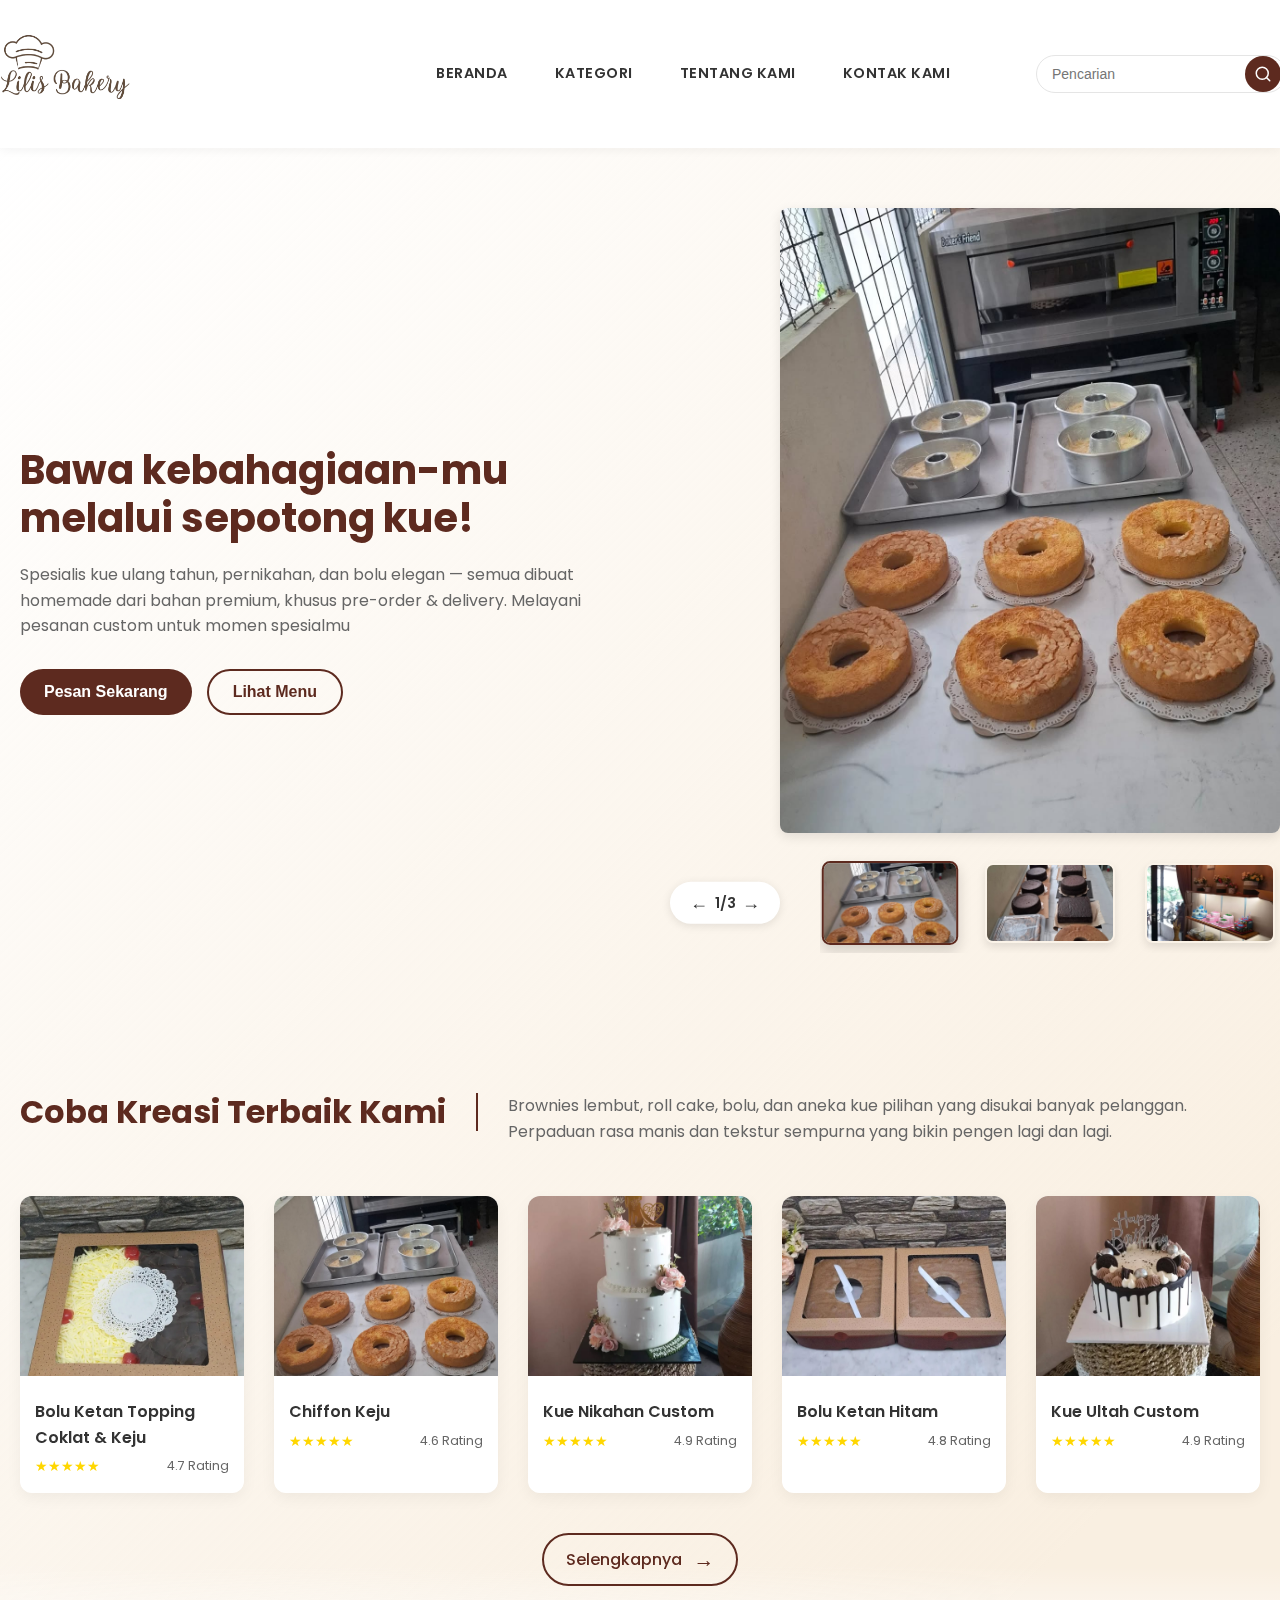
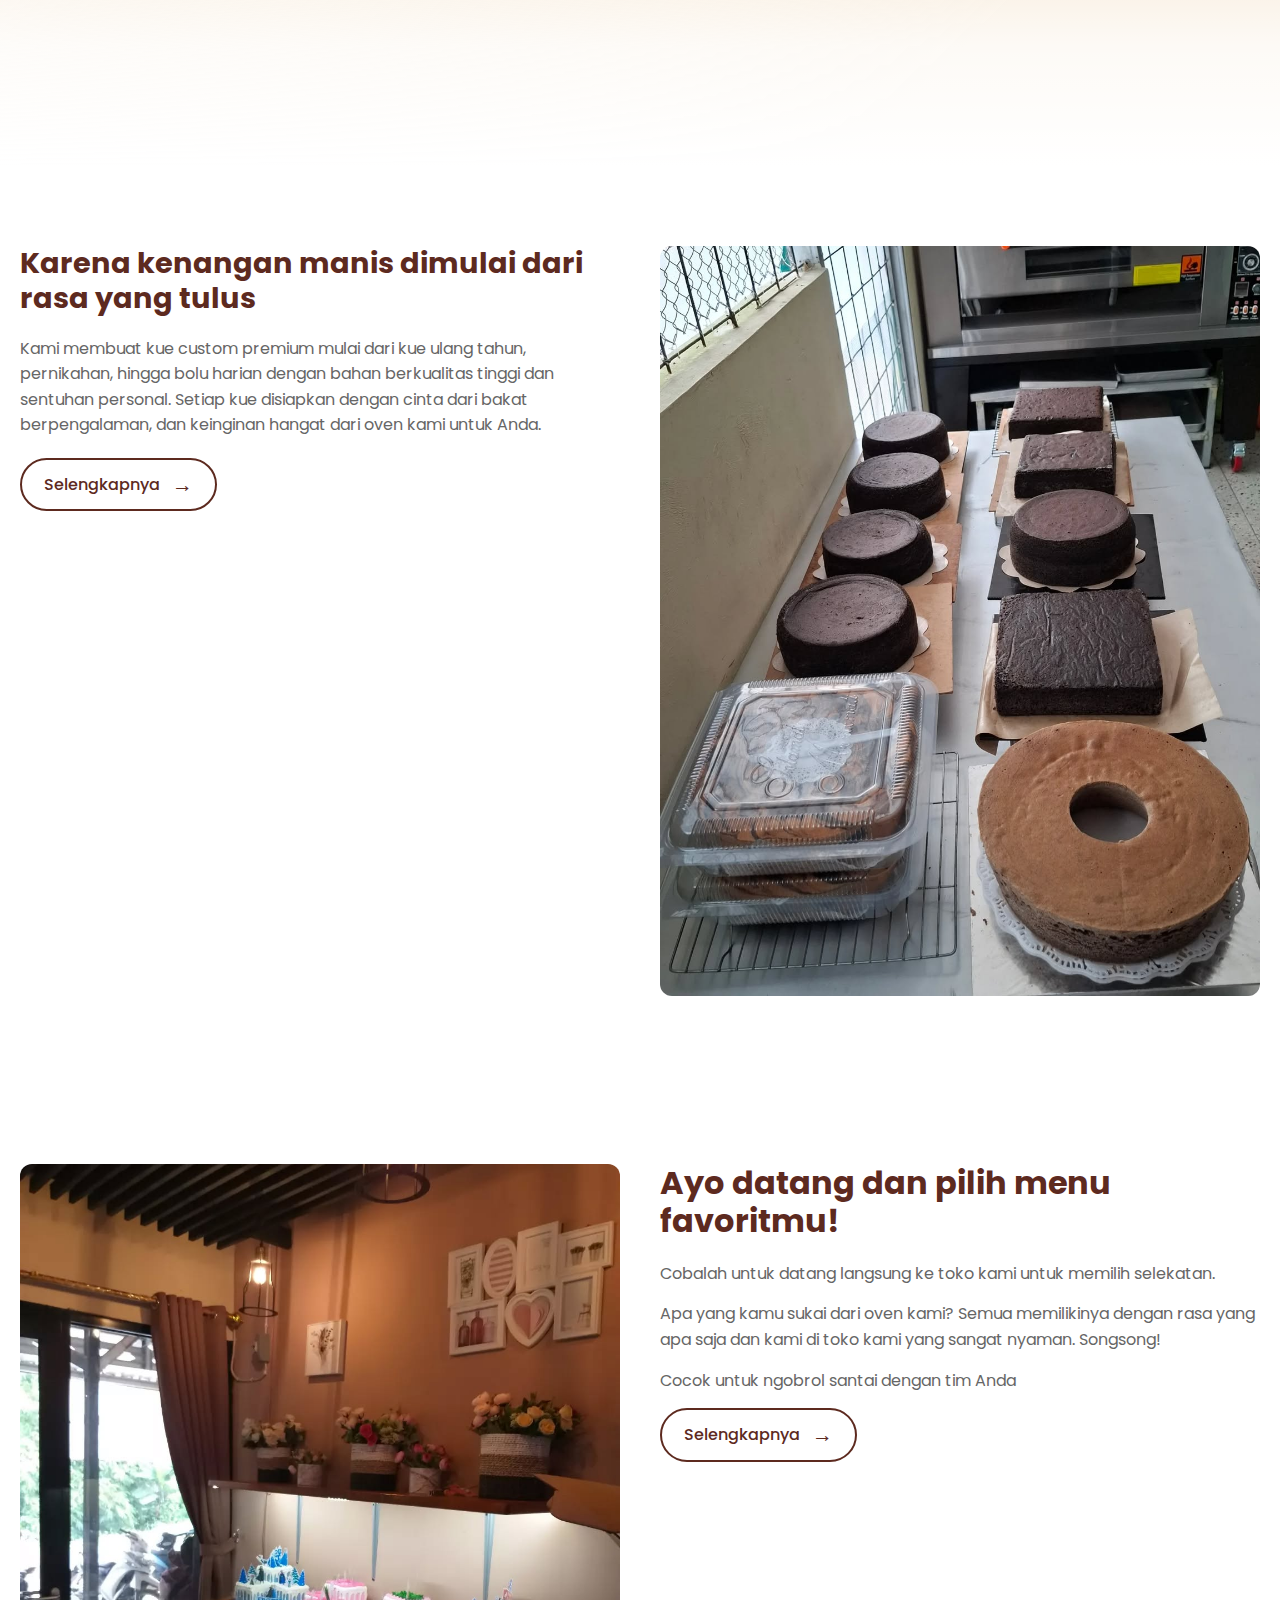
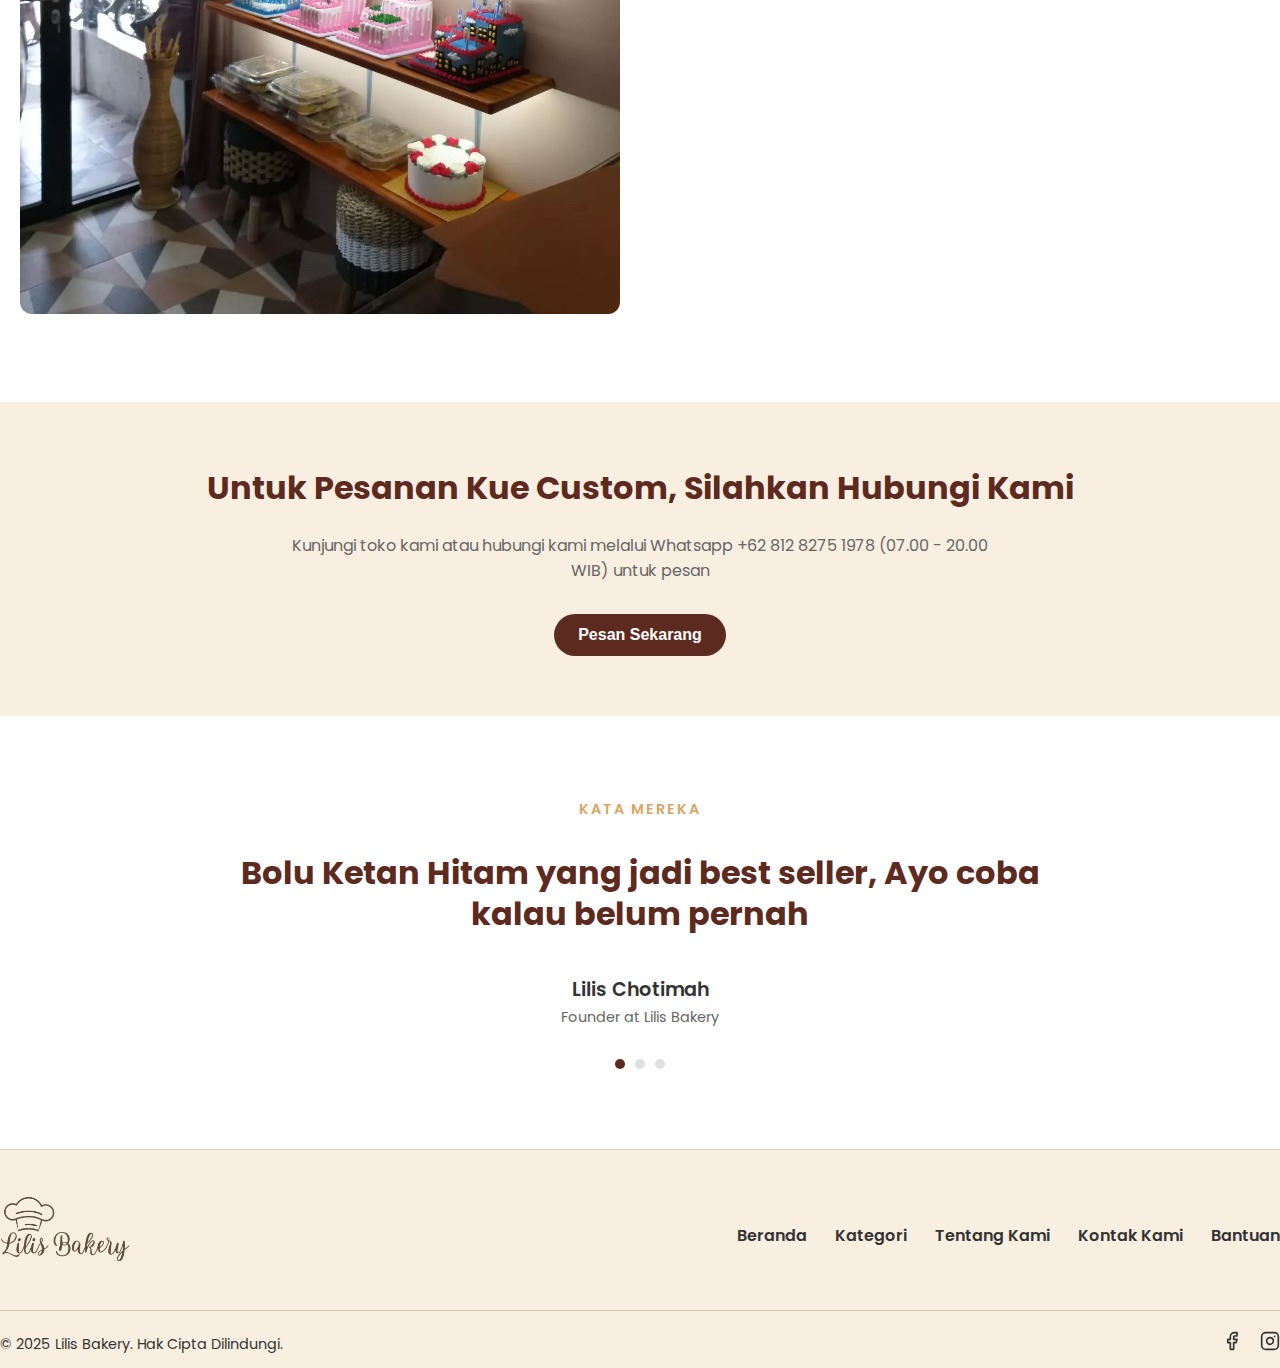
<file: docs/index.html>
<!doctype html><html lang="en"><head><meta http-equiv="Content-Type" content="text/html;charset=UTF-8"/><meta name="viewport" content="width=device-width,initial-scale=1"/><link rel="shortcut icon" href="favicon.png"><link rel="preconnect" href="https://fonts.googleapis.com"><link rel="preconnect" href="https://fonts.gstatic.com" crossorigin><link href="https://fonts.googleapis.com/css2?family=Poppins:wght@300;400;500;600;700&display=swap" rel="stylesheet"><link href="https://fonts.googleapis.com/css2?family=Rosario:wght@700&display=swap" rel="stylesheet"><title>Lilis Bakery - Homemade Cake & Pastry</title><script defer="defer" src="app.bundle.js"></script><link href="app.css" rel="stylesheet"></head><body><header><div class="main-header container"><a class="brand-name" href="#/"><div class="logo-container"><img src="logo.png" alt="Lilis Bakery Logo" class="logo-image"></div></a><nav id="navigation-drawer" class="navigation-drawer"><ul id="nav-list" class="nav-list"><li><a href="#/">Beranda</a></li><li><a href="#/kategori">Kategori</a></li><li><a href="#/tentang-kami">Tentang Kami</a></li><li><a href="#/kontak-kami">Kontak Kami</a></li></ul></nav><div class="header-actions"><div class="search-container"><input placeholder="Pencarian" class="search-input"> <button class="search-button"><svg xmlns="http://www.w3.org/2000/svg" width="24" height="24" viewBox="0 0 24 24" fill="none" stroke="currentColor" stroke-width="2" stroke-linecap="round" stroke-linejoin="round"><circle cx="11" cy="11" r="8"></circle><line x1="21" y1="21" x2="16.65" y2="16.65"></line></svg></button></div><div class="account-dropdown"><a href="#" class="account-icon"><svg xmlns="http://www.w3.org/2000/svg" width="24" height="24" viewBox="0 0 24 24" fill="none" stroke="currentColor" stroke-width="2" stroke-linecap="round" stroke-linejoin="round"><path d="M20 21v-2a4 4 0 0 0-4-4H8a4 4 0 0 0-4 4v2"></path><circle cx="12" cy="7" r="4"></circle></svg></a><div class="dropdown-menu"><a href="#/login" class="dropdown-item">Login</a> <a href="#/register" class="dropdown-item">Register</a> <a href="#/logout" class="dropdown-item">Logout</a></div></div><a href="#/cart" class="cart-icon"><svg xmlns="http://www.w3.org/2000/svg" width="24" height="24" viewBox="0 0 24 24" fill="none" stroke="currentColor" stroke-width="2" stroke-linecap="round" stroke-linejoin="round"><circle cx="9" cy="21" r="1"></circle><circle cx="20" cy="21" r="1"></circle><path d="M1 1h4l2.68 13.39a2 2 0 0 0 2 1.61h9.72a2 2 0 0 0 2-1.61L23 6H6"></path></svg> </a><button id="drawer-button" class="drawer-button">☰</button></div></div></header><main id="main-content" class="main-content"></main><footer><div class="footer-top container"><div class="footer-logo"><div class="logo-container"><img src="logo.png" alt="Lilis Bakery Logo" class="logo-image"></div></div><div class="footer-links"><a href="#/">Beranda</a> <a href="#/kategori">Kategori</a> <a href="#/tentang-kami">Tentang Kami</a> <a href="#/kontak-kami">Kontak Kami</a> <a href="#/bantuan">Bantuan</a></div></div><div class="footer-bottom container"><div class="footer-copyright"><p>© 2025 Lilis Bakery. Hak Cipta Dilindungi.</p></div><div class="footer-social"><a href="#" class="social-icon"><svg xmlns="http://www.w3.org/2000/svg" width="24" height="24" viewBox="0 0 24 24" fill="none" stroke="currentColor" stroke-width="2" stroke-linecap="round" stroke-linejoin="round"><path d="M18 2h-3a5 5 0 0 0-5 5v3H7v4h3v8h4v-8h3l1-4h-4V7a1 1 0 0 1 1-1h3z"></path></svg> </a><a href="#" class="social-icon"><svg xmlns="http://www.w3.org/2000/svg" width="24" height="24" viewBox="0 0 24 24" fill="none" stroke="currentColor" stroke-width="2" stroke-linecap="round" stroke-linejoin="round"><rect x="2" y="2" width="20" height="20" rx="5" ry="5"></rect><path d="M16 11.37A4 4 0 1 1 12.63 8 4 4 0 0 1 16 11.37z"></path><line x1="17.5" y1="6.5" x2="17.51" y2="6.5"></line></svg></a></div></div></footer></body></html>
</file>
<file: docs/app.css>
* {
  margin: 0;
  padding: 0;
  box-sizing: border-box;
}

:root {
  --primary-color: #5D2A1F;
  --secondary-color: #F9EFE1;
  --accent-color: #D9A566;
  --text-dark: #333333;
  --text-light: #666666;
  --white: #FFFFFF;
}

body {
  font-family: 'Poppins', sans-serif;
  color: var(--text-dark);
  background-color: var(--white);
  line-height: 1.6;
}

.container {
  padding-inline: 20px;
  margin-inline: auto;
  max-width: 1300px;
  width: 100%;
}

/* HEADER */
header {
  background-color: var(--white);
  box-shadow: 0 2px 10px rgba(0, 0, 0, 0.05);
  position: sticky;
  top: 0;
  z-index: 1000;
}

.main-header {
  min-height: 120px;
  padding-block: 0;
  padding-left: 0%;
  display: flex;
  justify-content: space-between;
  align-items: center;
  gap: 70px;
}

.brand-name {
  text-decoration: none;
  color: var(--primary-color);
  display: flex;
  align-items: center;
  margin-left: 0;
}

.logo-container {
  min-width: 350px;
  flex-shrink: 0;
  width: auto;
  height: auto;
  display: flex;
  align-items: center;
  justify-content: flex-start;
  margin-top: 18px;
}

header .logo-image {
  max-height: 130px;
  width: auto;
  object-fit: contain;
  display: block;
}

.brand-text {
  font-family: 'Rosario', Arial, sans-serif;
  font-weight: 700;
  font-size: 2rem;
  color: var(--primary-color);
  margin-left: 16px;
  letter-spacing: 1px;
  display: flex;
  align-items: center;
}

.header-actions {
  display: flex;
  align-items: center;
  gap: 20px;
}

/* Search container style baru */
.search-container {
  display: flex;
  align-items: center;
  position: relative;
  width: 250px;
}

.search-input {
  width: 100%;
  padding: 10px 15px;
  padding-right: 45px;
  border: 1px solid #E5E5E5;
  border-radius: 50px;
  font-size: 14px;
  background-color: #fff;
  transition: all 0.3s ease;
  outline: none;
}

.search-input:focus {
  border-color: var(--primary-color);
  box-shadow: 0 0 0 2px rgba(93, 42, 31, 0.1);
}

.search-button {
  position: absolute;
  right: 5px;
  top: 50%;
  transform: translateY(-50%);
  background-color: var(--primary-color);
  border: none;
  width: 36px;
  height: 36px;
  border-radius: 50%;
  display: flex;
  align-items: center;
  justify-content: center;
  cursor: pointer;
  transition: all 0.3s ease;
}

.search-button:hover {
  background-color: #4A2218;
}

.search-button svg {
  width: 18px;
  height: 18px;
  color: #fff;
}

/* Hapus style lama search box */
.search-box {
  display: none;
}

.account-icon img, .cart-icon img {
  width: 24px;
  height: 24px;
}

.account-icon svg, .cart-icon svg {
  width: 24px;
  height: 24px;
  color: var(--text-dark);
  transition: color 0.3s;
}

.account-icon:hover svg, .cart-icon:hover svg {
  color: var(--primary-color);
}

/* Account Dropdown Menu */
.account-dropdown {
  position: relative;
  display: inline-flex;
  align-items: center;
}

.dropdown-menu {
  position: absolute;
  top: 100%;
  right: 0;
  background-color: var(--white);
  min-width: 150px;
  box-shadow: 0 5px 15px rgba(0, 0, 0, 0.1);
  border-radius: 8px;
  padding: 10px 0;
  z-index: 1000;
  opacity: 0;
  visibility: hidden;
  transform: translateY(10px);
  transition: all 0.3s ease;
}

.account-dropdown:hover .dropdown-menu {
  opacity: 1;
  visibility: visible;
  transform: translateY(0);
}

.dropdown-item {
  display: block;
  padding: 10px 20px;
  color: var(--text-dark);
  text-decoration: none;
  font-size: 0.9rem;
  transition: all 0.2s ease;
}

.dropdown-item:hover {
  background-color: #f5f5f5;
  color: var(--primary-color);
}

/* Mobile dropdown styles */
@media screen and (max-width: 767px) {
  .dropdown-menu {
    opacity: 0;
    visibility: hidden;
    transform: translateY(10px);
  }
  
  .dropdown-menu.active {
    opacity: 1;
    visibility: visible;
    transform: translateY(0);
  }
  
  .account-dropdown:hover .dropdown-menu {
    opacity: 0;
    visibility: hidden;
  }
  
  .search-container {
    width: 180px;
  }
  
  .search-input {
    padding: 8px 12px;
    padding-right: 40px;
    font-size: 13px;
  }
  
  .search-button {
    width: 30px;
    height: 30px;
  }
  
  .search-button svg {
    width: 16px;
    height: 16px;
  }
  
  .header-actions {
    display: flex;
    align-items: center;
    justify-content: flex-end;
    gap: 12px;
  }
  
  .account-icon, .cart-icon {
    display: flex;
    align-items: center;
    justify-content: center;
  }
}

.navigation-drawer {
  min-height: 100vh;
  width: 250px;
  padding: 20px;
  background-color: var(--white);
  position: fixed;
  inset-block-start: 0;
  inset-inline-start: 0;
  box-shadow: 0 0 10px rgba(0, 0, 0, 0.1);
  transform: translateX(-100%);
  transition: transform 350ms;
  z-index: 9999;
}

.navigation-drawer.open {
  transform: translateX(0);
}

.drawer-button {
  padding: 8px;
  border: 0;
  border-radius: 4px;
  display: inline-block;
  background-color: transparent;
  font-weight: bold;
  font-size: 24px;
  color: var(--primary-color);
  cursor: pointer;
}

.nav-list {
  list-style: none;
  display: flex;
  flex-direction: column;
  gap: 15px;
  margin: 0;
  padding: 0;
}

.nav-list li {
  margin: 0;
  padding: 0;
}

.nav-list li a {
  padding: 8px 16px;
  display: block;
  color: var(--text-dark);
  text-decoration: none;
  font-weight: 600;
  transition: color 0.3s;
  letter-spacing: 0.5px;
  text-transform: uppercase;
  font-size: 0.9rem;
  white-space: nowrap;
}

.nav-list li a:hover {
  color: var(--primary-color);
}

/* Gradient Background Container */
.gradient-bg-container {
  background: linear-gradient(135deg, 
                             rgba(255, 255, 255, 1) 0%, 
                             rgba(249, 239, 225, 0.5) 40%, 
                             var(--secondary-color) 85%);
  padding-bottom: 100px;
  position: relative;
}

.gradient-bg-container::after {
  content: '';
  position: absolute;
  bottom: 0;
  left: 0;
  right: 0;
  height: 200px;
  background: linear-gradient(to bottom, 
                             transparent 0%,
                             rgba(255, 255, 255, 0.7) 40%,
                             rgba(255, 255, 255, 1) 100%);
  pointer-events: none;
  z-index: 1;
}

.gradient-bg-container > * {
  position: relative;
  z-index: 2;
}

/* HERO SECTION */
.hero-section {
  padding: 60px 0;
  overflow: hidden;
}

.hero-container {
  display: flex;
  flex-direction: column;
  gap: 40px;
  position: relative;
  max-width: 1300px;
  width: 100%;
  margin: 0 auto;
  padding: 0 20px;
}

.hero-text {
  flex: 1;
}

.hero-text h1 {
  font-size: 2.5rem;
  font-weight: 700;
  color: var(--primary-color);
  margin-bottom: 20px;
  line-height: 1.2;
}

.hero-text p {
  font-size: 1rem;
  color: var(--text-light);
  margin-bottom: 30px;
  max-width: 600px;
}

.hero-buttons {
  display: flex;
  gap: 15px;
  flex-wrap: wrap;
}

.btn {
  padding: 12px 24px;
  border-radius: 30px;
  font-weight: 600;
  text-decoration: none;
  display: inline-block;
  cursor: pointer;
  transition: all 0.3s;
  border: none;
  font-size: 1rem;
}

.btn-primary {
  background-color: var(--primary-color);
  color: var(--white);
}

.btn-primary:hover {
  background-color: #4A2218;
}

.btn-outline {
  background-color: transparent;
  color: var(--primary-color);
  border: 2px solid var(--primary-color);
}

.btn-outline:hover {
  background-color: var(--primary-color);
  color: var(--white);
}

.hero-image {
  flex: 1;
  position: relative;
  display: flex;
  flex-direction: column;
  align-items: flex-end;
  overflow: visible;
}

.hero-image img {
  width: 100%;
  max-width: 500px;
  display: block;
  margin: 0;
  margin-left: auto;
  border-radius: 8px;
  box-shadow: 0 4px 12px rgba(0, 0, 0, 0.1);
}

.hero-thumbnails {
  display: flex;
  justify-content: flex-start;
  align-items: center;
  gap: 12px;
  overflow-x: auto;
  scrollbar-width: none; /* Firefox */
  -ms-overflow-style: none; /* IE and Edge */
  padding: 5px 0;
  width: 100%;
}

.hero-thumbnails::-webkit-scrollbar {
  display: none; /* Chrome, Safari, Opera */
}

.hero-thumbnails img {
  width: 130px;
  height: 80px;
  object-fit: cover;
  border-radius: 8px;
  cursor: pointer;
  transition: transform 0.3s;
  box-shadow: 0 4px 8px rgba(0, 0, 0, 0.1);
  flex-shrink: 0;
  border: 2px solid transparent;
  margin: 0;
}

.hero-thumbnails img:hover,
.hero-thumbnails img.active {
  transform: scale(1.05);
  border-color: var(--primary-color);
}

.thumbnail-nav {
  display: flex;
  align-items: center;
  justify-content: center;
  gap: 8px;
  background-color: rgba(255, 255, 255, 0.9);
  padding: 5px 10px;
  border-radius: 30px;
  box-shadow: 0 2px 5px rgba(0, 0, 0, 0.1);
  z-index: 10;
}

.nav-button {
  display: flex;
  align-items: center;
  justify-content: center;
  width: 28px;
  height: 28px;
  background-color: rgba(255, 255, 255, 0.9);
  border-radius: 50%;
  cursor: pointer;
  font-size: 14px;
  font-weight: bold;
  color: var(--text-dark);
  box-shadow: 0 2px 4px rgba(0, 0, 0, 0.1);
  border: none;
  transition: background-color 0.3s;
  padding: 0;
}

.nav-button:hover {
  background-color: var(--primary-color);
  color: var(--white);
}

.nav-counter {
  font-size: 12px;
  font-weight: 600;
  color: var(--text-dark);
  min-width: 24px;
  text-align: center;
}

/* PRODUCTS SECTION */
.products-section {
  padding: 80px 0;
}

.section-header {
  text-align: left;
  margin-bottom: 50px;
  display: flex;
  flex-direction: column;
  align-items: flex-start;
}

@media screen and (min-width: 768px) {
  .section-header {
    flex-direction: row;
    align-items: flex-start;
    gap: 0;
  }

  .section-header h2 {
    min-width: 200px;
    padding-right: 30px;
    margin-right: 30px;
    margin-bottom: 0;
    border-right: 2px solid var(--primary-color);
    text-align: left;
    font-size: 2.2rem;
    line-height: 1.2;
  }

  .section-header p {
    text-align: left;
    margin: 0;
    padding-left: 0;
    font-size: 1rem;
    line-height: 1.6;
    flex: 1;
  }
}

.section-header h2 {
  font-size: 2rem;
  font-weight: 700;
  color: var(--primary-color);
  margin-bottom: 15px;
  line-height: 1.2;
}

.section-header p {
  font-size: 1rem;
  color: var(--text-light);
  max-width: 700px;
  margin: 0;
  line-height: 1.6;
}

.product-cards {
  display: grid;
  grid-template-columns: repeat(auto-fill, minmax(200px, 1fr));
  gap: 30px;
  margin-bottom: 40px;
}

.product-card {
  background-color: var(--white);
  border-radius: 12px;
  overflow: hidden;
  box-shadow: 0 5px 15px rgba(0, 0, 0, 0.05);
  transition: all 0.3s ease;
  opacity: 1;
  transform: translateY(0);
}

.product-card:hover {
  transform: translateY(-5px);
  box-shadow: 0 8px 20px rgba(0, 0, 0, 0.08);
}

.product-card img {
  width: 100%;
  height: 180px;
  object-fit: cover;
}

.product-card h3 {
  padding: 15px 15px 5px;
  font-size: 1rem;
  font-weight: 600;
}

.rating {
  padding: 0 15px 15px;
  display: flex;
  align-items: center;
  justify-content: space-between;
}

.stars {
  color: #FFD700;
  font-size: 0.9rem;
}

.count {
  font-size: 0.8rem;
  color: var(--text-light);
}

.text-center {
  text-align: center;
}

.btn-link {
  display: inline-flex;
  align-items: center;
  justify-content: center;
  padding: 8px 22px;
  border: 2px solid var(--primary-color);
  border-radius: 30px;
  background: transparent;
  color: var(--primary-color);
  font-size: 1rem;
  font-weight: 500;
  text-decoration: none;
  transition: all 0.3s;
  gap: 12px;
  box-sizing: border-box;
}

.btn-link:hover {
  background: var(--primary-color);
  color: #fff;
}

.btn-link span {
  font-size: 1.3em;
  transition: transform 0.3s;
}

.btn-link:hover span {
  transform: translateX(6px);
}

/* ABOUT SECTION */
.about-section {
  padding: 80px 0;
  background-color: var(--white);
}

.about-section .container {
  display: flex;
  flex-direction: column;
  gap: 40px;
}

.about-text {
  flex: 1;
}

.about-text h2 {
  font-size: 2rem;
  font-weight: 700;
  color: var(--primary-color);
  margin-bottom: 20px;
  line-height: 1.2;
}

.about-text p {
  font-size: 1rem;
  color: var(--text-light);
  margin-bottom: 30px;
  max-width: 600px;
}

.about-image {
  flex: 1;
}

.about-image img {
  width: 100%;
  border-radius: 12px;
}

/* VISIT SECTION */
.visit-section {
  padding: 80px 0;
  background-color: var(--white);
}

.visit-section .container {
  display: flex;
  flex-direction: column;
  gap: 40px;
}

.visit-image {
  flex: 1;
}

.visit-image img {
  width: 100%;
  border-radius: 12px;
}

.visit-text {
  flex: 1;
}

.visit-text h2 {
  font-size: 2rem;
  font-weight: 700;
  color: var(--primary-color);
  margin-bottom: 20px;
  line-height: 1.2;
}

.visit-text p {
  font-size: 1rem;
  color: var(--text-light);
  margin-bottom: 15px;
}

/* CONTACT SECTION */
.contact-section {
  padding: 60px 0;
  background-color: var(--secondary-color);
  text-align: center;
}

.contact-section h2 {
  font-size: 2rem;
  font-weight: 700;
  color: var(--primary-color);
  margin-bottom: 20px;
}

.contact-section p {
  font-size: 1rem;
  color: var(--text-light);
  margin-bottom: 30px;
  max-width: 700px;
  margin-left: auto;
  margin-right: auto;
}

/* TESTIMONIAL SECTION */
.testimonial-section {
  padding: 80px 0;
  background-color: var(--white);
}

.testimonial-header {
  text-align: center;
  margin-bottom: 30px;
}

.testimonial-header span {
  font-size: 0.9rem;
  font-weight: 600;
  color: var(--accent-color);
  text-transform: uppercase;
  letter-spacing: 2px;
}

.testimonial-content {
  text-align: center;
  max-width: 800px;
  margin: 0 auto;
}

.testimonial-content h2 {
  font-size: 2rem;
  font-weight: 700;
  color: var(--primary-color);
  margin-bottom: 40px;
  line-height: 1.3;
}

.testimonial-author {
  margin-bottom: 30px;
}

.testimonial-author h3 {
  font-size: 1.2rem;
  font-weight: 600;
  color: var(--text-dark);
}

.testimonial-author p {
  font-size: 0.9rem;
  color: var(--text-light);
}

.testimonial-dots {
  display: flex;
  justify-content: center;
  gap: 10px;
}

.dot {
  width: 10px;
  height: 10px;
  background-color: #E0E0E0;
  border-radius: 50%;
  cursor: pointer;
}

.dot.active {
  background-color: var(--primary-color);
}

/* FOOTER */
footer {
  background-color: var(--secondary-color);
  color: var(--text-dark);
  padding: 0;
  border-top: 1px solid #e0d3b8;
  width: 100%;
  overflow-x: hidden;
}

.footer-top {
  display: flex;
  align-items: center;
  justify-content: space-between;
  padding: 12px 0 0 0;
  flex-wrap: wrap;
}

.footer-logo {
  display: flex;
  align-items: center;
  margin-right: 24px;
}

.footer-logo .logo-container {
  min-width: 350px;
  height: auto;
}

.footer-logo .logo-image {
  max-height: 130px;
  width: auto;
  object-fit: contain;
  display: block;
}

.footer-links {
  display: flex;
  justify-content: flex-end;
  gap: 28px;
  flex-wrap: wrap;
  padding: 10px 0;
}

.footer-links a {
  color: var(--text-dark);
  text-decoration: none;
  font-size: 1rem;
  font-weight: 600;
  transition: color 0.3s;
}

.footer-links a:hover {
  color: var(--primary-color);
}

.footer-bottom {
  display: flex;
  align-items: center;
  justify-content: space-between;
  padding: 20px 0 10px 0;
  border-top: 1px solid #d6c7ad;
  margin-top: 0;
  flex-wrap: wrap;
  gap: 15px;
}

.footer-bottom::before {
  display: none;
}

.footer-copyright {
  font-size: 0.9rem;
  color: var(--text-dark);
}

.footer-social {
  display: flex;
  gap: 18px;
  align-items: center;
}

.social-icon svg {
  width: 20px;
  height: 20px;
  color: var(--text-dark);
  transition: color 0.3s;
}

.social-icon:hover svg {
  color: var(--primary-color);
}

.brand-text { display: none; }

/* RESPONSIVE */
@media screen and (min-width: 768px) {
  .hero-container {
    flex-direction: row;
    align-items: center;
    padding-right: 0;
  }
  
  .hero-image {
    padding-right: 0;
  }
  
  .hero-thumbnails {
    margin-right: 0;
    padding-right: 0;
  }
  
  .about-section .container,
  .visit-section .container {
    flex-direction: row;
  }
  
  .footer-container {
    flex-direction: row;
    justify-content: space-between;
    align-items: flex-start;
  }
  
  .footer-nav {
    flex: 1;
    align-items: flex-start;
  }
}

@media screen and (min-width: 1000px) {
  .navigation-drawer {
    min-height: auto;
    width: auto;
    padding: 0;
    background-color: transparent;
    flex-direction: row;
    justify-content: space-between;
    position: static;
    box-shadow: none;
    transform: translateX(0);
  }

  .nav-list {
    flex-direction: row;
    align-items: center;
    flex-wrap: nowrap;
    justify-content: center;
  }

  .nav-list li {
    display: inline-block;
  }

  .nav-list li a {
    display: inline-block;
    padding: 8px 16px;
  }

  .drawer-button {
    display: none;
  }
}

/* CATEGORY PAGE */
.category-section {
  padding: 60px 0;
}

.category-section .section-header {
  text-align: left;
  margin-bottom: 50px;
  display: flex;
  flex-direction: column;
  align-items: flex-start;
}

@media screen and (min-width: 768px) {
  .category-section .section-header {
    flex-direction: row;
    align-items: flex-start;
    gap: 0;
  }

  .category-section .section-header h1 {
    min-width: 200px;
    padding-right: 30px;
    margin-right: 30px;
    margin-bottom: 0;
    border-right: 2px solid var(--primary-color);
    text-align: left;
    font-size: 2.2rem;
    line-height: 1.2;
    color: var(--primary-color);
    font-weight: 700;
  }

  .category-section .section-header p {
    text-align: left;
    margin: 0;
    padding-left: 0;
    font-size: 1rem;
    line-height: 1.6;
    flex: 1;
    color: var(--text-light);
  }
}

.category-filters {
  display: flex;
  flex-wrap: wrap;
  gap: 10px;
  margin-bottom: 40px;
  justify-content: center;
}

.filter-btn {
  padding: 8px 16px;
  border: 1px solid #E0E0E0;
  background-color: var(--white);
  border-radius: 20px;
  font-size: 0.9rem;
  cursor: pointer;
  transition: all 0.25s ease;
  box-shadow: 0 2px 5px rgba(0, 0, 0, 0.05);
}

.filter-btn:hover, .filter-btn.active {
  background-color: var(--primary-color);
  color: var(--white);
  border-color: var(--primary-color);
}

.filter-btn.active {
  box-shadow: 0 3px 6px rgba(93, 42, 31, 0.15);
}

.product-card {
  background-color: var(--white);
  border-radius: 12px;
  overflow: hidden;
  box-shadow: 0 5px 15px rgba(0, 0, 0, 0.05);
  transition: all 0.3s ease;
  opacity: 1;
}

.product-card:hover {
  transform: translateY(-5px);
  box-shadow: 0 8px 20px rgba(0, 0, 0, 0.08);
}

/* ABOUT PAGE */
.about-page-section {
  padding: 60px 0;
}

.about-page-section .section-header {
  text-align: left;
  margin-bottom: 50px;
  display: flex;
  flex-direction: column;
  align-items: flex-start;
}

@media screen and (min-width: 768px) {
  .about-page-section .section-header {
    flex-direction: row;
    align-items: flex-start;
    gap: 0;
  }

  .about-page-section .section-header h1 {
    min-width: 200px;
    padding-right: 30px;
    margin-right: 30px;
    margin-bottom: 0;
    border-right: 2px solid var(--primary-color);
    text-align: left;
    font-size: 2.2rem;
    line-height: 1.2;
    color: var(--primary-color);
    font-weight: 700;
  }

  .about-page-section .section-header p {
    text-align: left;
    margin: 0;
    padding-left: 0;
    font-size: 1rem;
    line-height: 1.6;
    flex: 1;
    color: var(--text-light);
  }
}

.about-story {
  display: flex;
  flex-direction: column;
  gap: 40px;
  margin-bottom: 60px;
}

.about-image img {
  width: 100%;
  border-radius: 12px;
}

.about-text h2 {
  font-size: 1.8rem;
  font-weight: 700;
  color: var(--primary-color);
  margin-bottom: 20px;
}

.about-text p {
  margin-bottom: 20px;
}

.our-values {
  margin-bottom: 60px;
}

.our-values h2 {
  font-size: 1.8rem;
  font-weight: 700;
  color: var(--primary-color);
  margin-bottom: 30px;
  text-align: center;
}

.values-cards {
  display: grid;
  grid-template-columns: repeat(auto-fill, minmax(250px, 1fr));
  gap: 30px;
}

.value-card {
  background-color: var(--white);
  border-radius: 12px;
  padding: 30px 20px;
  text-align: center;
  box-shadow: 0 5px 15px rgba(0, 0, 0, 0.05);
  transition: transform 0.3s;
}

.value-card:hover {
  transform: translateY(-5px);
}

.value-card .icon {
  margin-bottom: 20px;
  display: flex;
  justify-content: center;
  align-items: center;
  height: 80px;
}

.value-card .icon svg {
  width: 60px;
  height: 60px;
  color: var(--primary-color);
  transition: all 0.3s ease;
}

.value-card:hover .icon svg {
  transform: scale(1.1);
  filter: drop-shadow(0 4px 6px rgba(93, 42, 31, 0.2));
}

.value-card .icon img {
  width: 60px;
  height: 60px;
}

.value-card h3 {
  font-size: 1.2rem;
  font-weight: 600;
  margin-bottom: 10px;
}

.team-section {
  margin-bottom: 60px;
}

.team-section h2 {
  font-size: 1.8rem;
  font-weight: 700;
  color: var(--primary-color);
  margin-bottom: 30px;
  text-align: center;
}

.team-cards {
  display: grid;
  grid-template-columns: repeat(auto-fill, minmax(250px, 1fr));
  gap: 30px;
}

.team-cards.single-card {
  display: flex;
  justify-content: center;
}

.team-card {
  background-color: var(--white);
  border-radius: 12px;
  overflow: hidden;
  box-shadow: 0 5px 15px rgba(0, 0, 0, 0.05);
  text-align: center;
}

.team-card img {
  width: 100%;
  height: 250px;
  object-fit: cover;
}

.team-card h3 {
  padding: 15px 15px 5px;
  font-size: 1.2rem;
  font-weight: 600;
}

.team-card p {
  padding: 0 15px 15px;
  color: var(--text-light);
  font-size: 0.9rem;
}

.cta-section {
  background-color: var(--secondary-color);
  padding: 40px;
  border-radius: 12px;
  text-align: center;
}

.cta-section h2 {
  font-size: 1.8rem;
  font-weight: 700;
  color: var(--primary-color);
  margin-bottom: 15px;
}

.cta-section p {
  margin-bottom: 20px;
  max-width: 600px;
  margin-left: auto;
  margin-right: auto;
}

/* CONTACT PAGE */
.contact-page-section {
  padding: 60px 0;
}

.contact-page-section .section-header {
  text-align: left;
  margin-bottom: 50px;
  display: flex;
  flex-direction: column;
  align-items: flex-start;
}

@media screen and (min-width: 768px) {
  .contact-page-section .section-header {
    flex-direction: row;
    align-items: flex-start;
    gap: 0;
  }

  .contact-page-section .section-header h1 {
    min-width: 200px;
    padding-right: 30px;
    margin-right: 30px;
    margin-bottom: 0;
    border-right: 2px solid var(--primary-color);
    text-align: left;
    font-size: 2.2rem;
    line-height: 1.2;
    color: var(--primary-color);
    font-weight: 700;
  }

  .contact-page-section .section-header p {
    text-align: left;
    margin: 0;
    padding-left: 0;
    font-size: 1rem;
    line-height: 1.6;
    flex: 1;
    color: var(--text-light);
  }
}

.contact-content {
  display: flex;
  flex-direction: column;
  gap: 40px;
  margin-bottom: 60px;
}

.contact-info {
  display: grid;
  grid-template-columns: repeat(auto-fill, minmax(200px, 1fr));
  gap: 30px;
}

.contact-card {
  background-color: var(--white);
  border-radius: 12px;
  padding: 30px 20px;
  text-align: center;
  box-shadow: 0 5px 15px rgba(0, 0, 0, 0.05);
}

.contact-card .icon {
  margin-bottom: 20px;
  display: flex;
  justify-content: center;
  align-items: center;
}

.contact-card .icon svg {
  width: 50px;
  height: 50px;
  color: var(--primary-color);
  transition: transform 0.3s ease;
}

.contact-card:hover .icon svg {
  transform: scale(1.1);
}

.contact-card .icon img {
  width: 40px;
  height: 40px;
}

.contact-card h3 {
  font-size: 1.2rem;
  font-weight: 600;
  margin-bottom: 10px;
}

.contact-form {
  background-color: var(--white);
  border-radius: 12px;
  padding: 30px;
  box-shadow: 0 5px 15px rgba(0, 0, 0, 0.05);
}

.contact-form h3 {
  font-size: 1.5rem;
  font-weight: 600;
  margin-bottom: 20px;
  color: var(--primary-color);
}

.form-group {
  margin-bottom: 20px;
}

.form-group label {
  display: block;
  margin-bottom: 5px;
  font-weight: 500;
}

.form-group input,
.form-group textarea {
  width: 100%;
  padding: 12px;
  border: 1px solid #E0E0E0;
  border-radius: 8px;
  font-family: 'Poppins', sans-serif;
  font-size: 1rem;
}

.form-group textarea {
  resize: vertical;
}

.map-container {
  margin-top: 60px;
}

.map-container h3 {
  font-size: 1.5rem;
  font-weight: 600;
  margin-bottom: 20px;
  color: var(--primary-color);
}

.map {
  border-radius: 12px;
  overflow: hidden;
  height: 400px;
}

.map img {
  width: 100%;
  height: 100%;
  object-fit: cover;
}

.map iframe {
  width: 100%;
  height: 100%;
  border: 0;
}

/* RESPONSIVE ADDITIONS */
@media screen and (min-width: 768px) {
  .about-story {
    flex-direction: row;
  }
  
  .contact-content {
    flex-direction: row;
  }
  
  .contact-info {
    flex: 1;
  }
  
  .contact-form {
    flex: 1;
  }
}

/* Page Transitions */
.page-transition {
  opacity: 1;
  transition: opacity 0.3s ease-in-out;
  will-change: opacity;
}

.fade-out {
  opacity: 0;
}

.main-content {
  min-height: 60vh;
}

/* Auth Pages */
.auth-section {
  padding: 60px 0;
  min-height: 80vh;
  display: flex;
  align-items: center;
  justify-content: center;
}

.auth-card {
  background-color: var(--white);
  border-radius: 10px;
  box-shadow: 0 5px 20px rgba(0, 0, 0, 0.1);
  padding: 40px;
  max-width: 500px;
  width: 100%;
  margin: 0 auto;
}

.auth-card h2 {
  font-size: 1.8rem;
  color: var(--primary-color);
  margin-bottom: 30px;
  text-align: center;
}

.auth-card .form-group {
  margin-bottom: 20px;
}

.auth-card label {
  display: block;
  margin-bottom: 8px;
  font-weight: 500;
  color: var(--text-dark);
}

.auth-card input {
  width: 100%;
  padding: 12px 15px;
  border: 1px solid #ddd;
  border-radius: 8px;
  font-size: 1rem;
  transition: all 0.3s;
}

.auth-card input:focus {
  border-color: var(--primary-color);
  box-shadow: 0 0 0 2px rgba(100, 50, 30, 0.1);
  outline: none;
}

.auth-card .btn {
  width: 100%;
  margin-top: 10px;
  padding: 14px;
  font-size: 1rem;
}

.auth-links {
  margin-top: 25px;
  text-align: center;
}

.auth-links a {
  color: var(--primary-color);
  text-decoration: none;
  font-weight: 600;
}

.auth-links a:hover {
  text-decoration: underline;
}

@media screen and (max-width: 480px) {
  .search-container {
    width: 140px;
  }
  
  .header-actions {
    gap: 10px;
  }
  
  .logo-container {
    min-width: 250px;
  }
  
  .footer-top {
    flex-direction: column;
    align-items: center;
  }
  
  .footer-logo {
    margin-right: 0;
    margin-bottom: 10px;
  }
  
  .footer-links {
    justify-content: center;
    gap: 15px;
  }
  
  .footer-bottom {
    flex-direction: column;
    text-align: center;
  }
}

/* Search Result Page */
.search-result-section {
  padding: 60px 0;
  background: linear-gradient(to right, rgba(255, 255, 255, 0.9), var(--secondary-color));
}

.search-results {
  min-height: 300px;
  display: flex;
  flex-direction: column;
  align-items: center;
  justify-content: center;
}

.no-results {
  font-size: 1.1rem;
  color: var(--text-light);
  text-align: center;
  margin: 40px 0;
}

.team-image {
  display: flex;
  justify-content: center;
  align-items: center;
  margin-bottom: 15px;
  background-color: #f9f3e9;
  border-radius: 50%;
  width: 120px;
  height: 120px;
  margin-left: auto;
  margin-right: auto;
  overflow: hidden;
  border: 2px solid var(--primary-color);
}

.team-image svg {
  width: 80px;
  height: 80px;
  color: var(--primary-color);
}

.team-card h3 {
  text-align: center;
}
</file>
